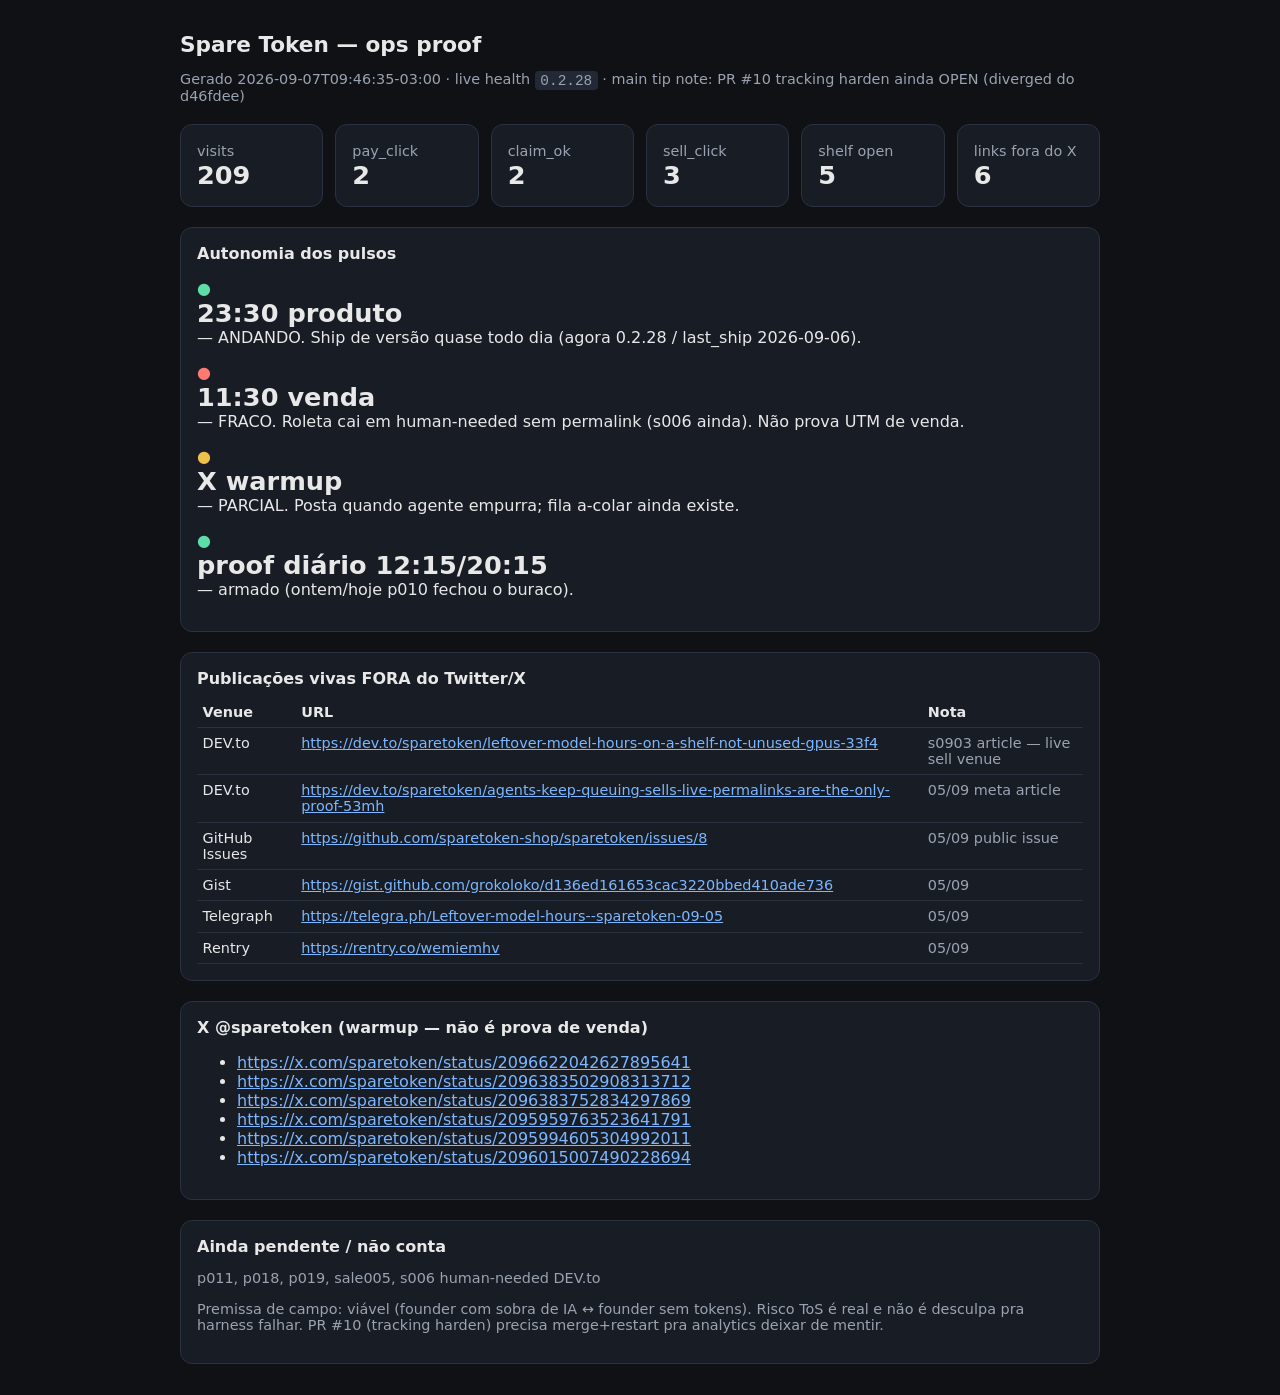
<file: static/ops.html>
<!DOCTYPE html>
<html lang="pt-BR">
<head>
<meta charset="utf-8"/>
<meta name="viewport" content="width=device-width, initial-scale=1"/>
<title>Spare Token — ops proof dashboard</title>
<style>
  :root { font-family: ui-sans-serif, system-ui, sans-serif; color: #e8e8e8; background: #0f1115; }
  body { max-width: 920px; margin: 2rem auto; padding: 0 1rem; }
  h1 { font-size: 1.35rem; margin: 0 0 .25rem; }
  .muted { color: #9aa3b2; font-size: .9rem; }
  .grid { display: grid; grid-template-columns: repeat(auto-fit,minmax(140px,1fr)); gap: .75rem; margin: 1.25rem 0; }
  .card { background: #181c24; border: 1px solid #2a3140; border-radius: 12px; padding: 1rem; }
  .card b { display: block; font-size: 1.6rem; }
  .ok { color: #5ddea6; } .bad { color: #ff7b72; } .mid { color: #f0c14a; }
  table { width: 100%; border-collapse: collapse; font-size: .9rem; }
  th, td { text-align: left; padding: .45rem .35rem; border-bottom: 1px solid #2a3140; vertical-align: top; }
  a { color: #7cb7ff; }
  code { background: #222836; padding: .1rem .35rem; border-radius: 4px; }
</style>
</head>
<body>
  <h1>Spare Token — ops proof</h1>
  <p class="muted">Gerado 2026-09-07T09:46:35-03:00 · live health <code>0.2.28</code> · main tip note: PR #10 tracking harden ainda OPEN (diverged do d46fdee)</p>

  <div class="grid">
    <div class="card"><span class="muted">visits</span><b>209</b></div>
    <div class="card"><span class="muted">pay_click</span><b>2</b></div>
    <div class="card"><span class="muted">claim_ok</span><b>2</b></div>
    <div class="card"><span class="muted">sell_click</span><b>3</b></div>
    <div class="card"><span class="muted">shelf open</span><b>5</b></div>
    <div class="card"><span class="muted">links fora do X</span><b>6</b></div>
  </div>

  <div class="card" style="margin-bottom:1.25rem">
    <h2 style="margin:0 0 .5rem;font-size:1rem">Autonomia dos pulsos</h2>
    <p><span class="ok">●</span> <b>23:30 produto</b> — ANDANDO. Ship de versão quase todo dia (agora 0.2.28 / last_ship 2026-09-06).</p>
    <p><span class="bad">●</span> <b>11:30 venda</b> — FRACO. Roleta cai em human-needed sem permalink (s006 ainda). Não prova UTM de venda.</p>
    <p><span class="mid">●</span> <b>X warmup</b> — PARCIAL. Posta quando agente empurra; fila a-colar ainda existe.</p>
    <p><span class="ok">●</span> <b>proof diário 12:15/20:15</b> — armado (ontem/hoje p010 fechou o buraco).</p>
  </div>

  <div class="card" style="margin-bottom:1.25rem">
    <h2 style="margin:0 0 .5rem;font-size:1rem">Publicações vivas FORA do Twitter/X</h2>
    <table>
      <tr><th>Venue</th><th>URL</th><th>Nota</th></tr>
      <tr><td>DEV.to</td><td><a href='https://dev.to/sparetoken/leftover-model-hours-on-a-shelf-not-unused-gpus-33f4'>https://dev.to/sparetoken/leftover-model-hours-on-a-shelf-not-unused-gpus-33f4</a></td><td class='muted'>s0903 article — live sell venue</td></tr><tr><td>DEV.to</td><td><a href='https://dev.to/sparetoken/agents-keep-queuing-sells-live-permalinks-are-the-only-proof-53mh'>https://dev.to/sparetoken/agents-keep-queuing-sells-live-permalinks-are-the-only-proof-53mh</a></td><td class='muted'>05/09 meta article</td></tr><tr><td>GitHub Issues</td><td><a href='https://github.com/sparetoken-shop/sparetoken/issues/8'>https://github.com/sparetoken-shop/sparetoken/issues/8</a></td><td class='muted'>05/09 public issue</td></tr><tr><td>Gist</td><td><a href='https://gist.github.com/grokoloko/d136ed161653cac3220bbed410ade736'>https://gist.github.com/grokoloko/d136ed161653cac3220bbed410ade736</a></td><td class='muted'>05/09</td></tr><tr><td>Telegraph</td><td><a href='https://telegra.ph/Leftover-model-hours--sparetoken-09-05'>https://telegra.ph/Leftover-model-hours--sparetoken-09-05</a></td><td class='muted'>05/09</td></tr><tr><td>Rentry</td><td><a href='https://rentry.co/wemiemhv'>https://rentry.co/wemiemhv</a></td><td class='muted'>05/09</td></tr>
    </table>
  </div>

  <div class="card" style="margin-bottom:1.25rem">
    <h2 style="margin:0 0 .5rem;font-size:1rem">X @sparetoken (warmup — não é prova de venda)</h2>
    <ul>
      <li><a href='https://x.com/sparetoken/status/2096622042627895641'>https://x.com/sparetoken/status/2096622042627895641</a></li><li><a href='https://x.com/sparetoken/status/2096383502908313712'>https://x.com/sparetoken/status/2096383502908313712</a></li><li><a href='https://x.com/sparetoken/status/2096383752834297869'>https://x.com/sparetoken/status/2096383752834297869</a></li><li><a href='https://x.com/sparetoken/status/2095959763523641791'>https://x.com/sparetoken/status/2095959763523641791</a></li><li><a href='https://x.com/sparetoken/status/2095994605304992011'>https://x.com/sparetoken/status/2095994605304992011</a></li><li><a href='https://x.com/sparetoken/status/2096015007490228694'>https://x.com/sparetoken/status/2096015007490228694</a></li>
    </ul>
  </div>

  <div class="card">
    <h2 style="margin:0 0 .5rem;font-size:1rem">Ainda pendente / não conta</h2>
    <p class="muted">p011, p018, p019, sale005, s006 human-needed DEV.to</p>
    <p class="muted">Premissa de campo: viável (founder com sobra de IA ↔ founder sem tokens). Risco ToS é real e não é desculpa pra harness falhar. PR #10 (tracking harden) precisa merge+restart pra analytics deixar de mentir.</p>
  </div>
</body>
</html>
</file>
